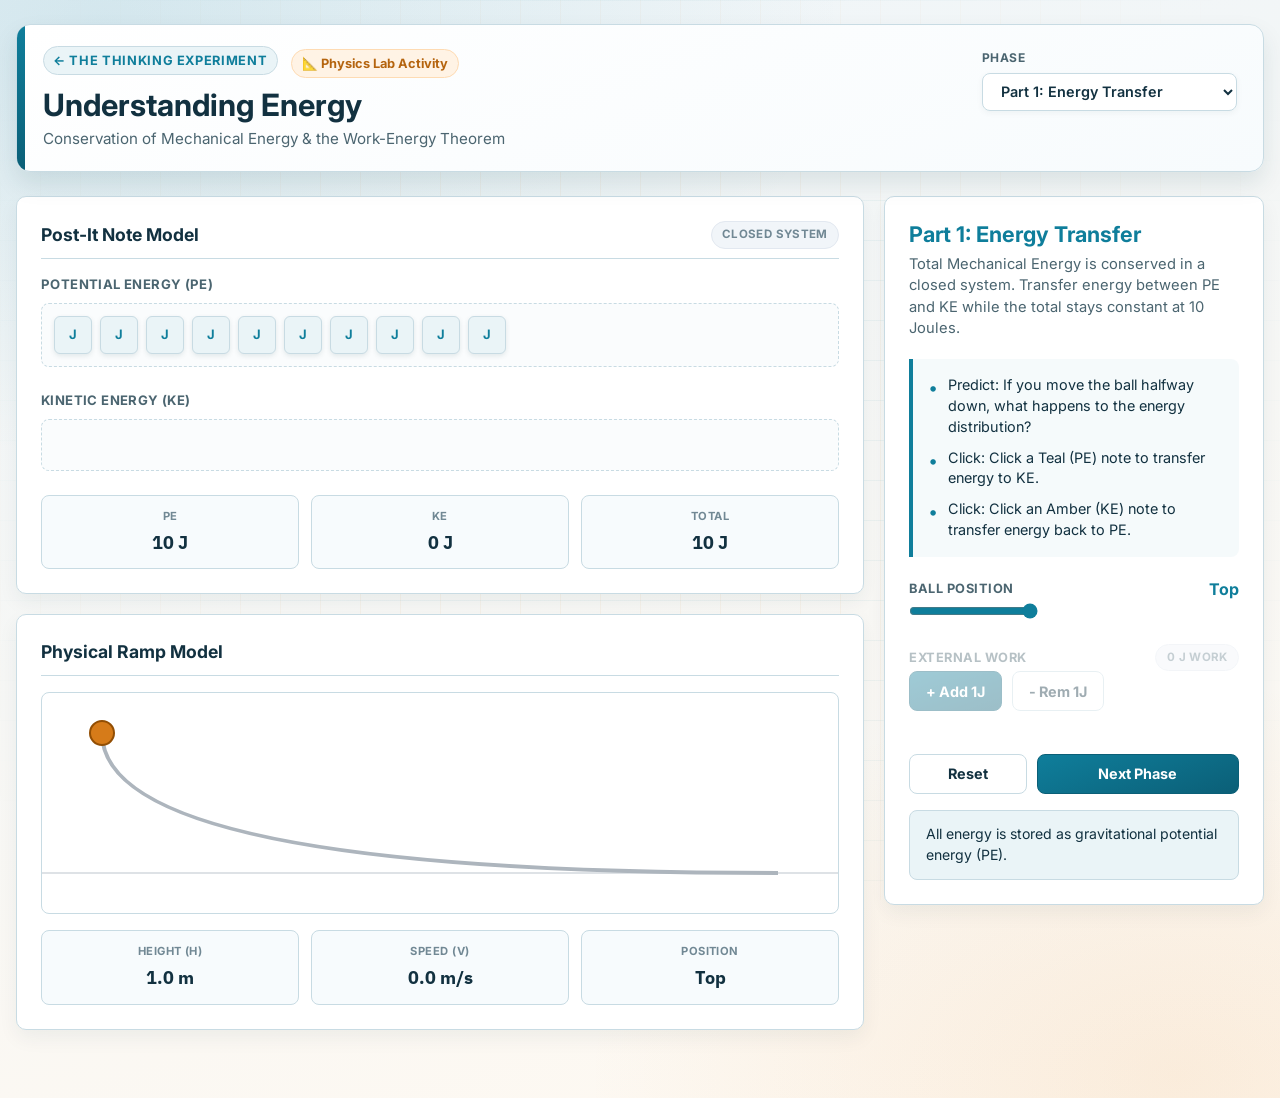
<file: index.html>
<!DOCTYPE html>
<html lang="en">
<head>
    <meta charset="UTF-8">
    <meta name="viewport" content="width=device-width, initial-scale=1.0">
    <title>Understanding Energy - The Thinking Experiment</title>
    <link rel="icon" type="image/png" href="favicon.png">
    <link rel="stylesheet" href="styles.css">
</head>
<body data-theme="light">
    <div class="bg-grid"></div>
    
    <div class="shell">
        <!-- ===== HERO ===== -->
        <header class="hero">
            <div class="hero-top-left">
                <div style="display: flex; align-items: center; flex-wrap: wrap; gap: 0.4rem; margin-bottom: 0.35rem;">
                    <a href="https://thinking-experiment-sims.github.io/interactive-physics/" class="brand-badge" title="Return to Physics Simulations Hub">← The Thinking Experiment</a>
                    <span class="lab-badge">📐 Physics Lab Activity</span>
                </div>
                <h1>Understanding Energy</h1>
                <p class="subtitle">Conservation of Mechanical Energy & the Work-Energy Theorem</p>
            </div>
            <div class="part-nav">
                <label>
                    PHASE
                    <select id="part-selector">
                        <option value="1">Part 1: Energy Transfer</option>
                        <option value="2">Part 2: Real Values</option>
                        <option value="3">Part 3: External Work</option>
                        <option value="4">Part 4: Putting It All Together</option>
                    </select>
                </label>
            </div>
        </header>

        <main class="app-layout">
            <!-- Left: Models -->
            <div class="models-column">
                <section class="panel">
                    <div class="panel-header">
                        <span class="panel-title">Post-It Note Model</span>
                        <span id="work-badge" class="work-badge none">Closed System</span>
                    </div>
                    
                    <div class="model-section">
                        <div class="side-label">Potential Energy (PE)</div>
                        <div class="notes-area" id="pe-notes"></div>
                    </div>

                    <div class="model-section">
                        <div class="side-label">Kinetic Energy (KE)</div>
                        <div class="notes-area" id="ke-notes"></div>
                    </div>

                    <div class="stats-grid">
                        <div class="stat-card">
                            <div class="stat-label">PE</div>
                            <div id="stat-pe" class="stat-value">0 J</div>
                        </div>
                        <div class="stat-card">
                            <div class="stat-label">KE</div>
                            <div id="stat-ke" class="stat-value">0 J</div>
                        </div>
                        <div class="stat-card">
                            <div class="stat-label">Total</div>
                            <div id="stat-tot" class="stat-value">0 J</div>
                        </div>
                    </div>
                </section>

                <section class="panel">
                    <div class="panel-header">
                        <span class="panel-title">Physical Ramp Model</span>
                    </div>
                    <div class="canvas-container">
                        <canvas id="ramp-canvas"></canvas>
                    </div>
                    <div class="stats-grid">
                        <div class="stat-card">
                            <div class="stat-label">Height (h)</div>
                            <div id="stat-h" class="stat-value">0.0 m</div>
                        </div>
                        <div class="stat-card">
                            <div class="stat-label">Speed (v)</div>
                            <div id="stat-v" class="stat-value">0.0 m/s</div>
                        </div>
                        <div class="stat-card">
                            <div class="stat-label">Position</div>
                            <div id="stat-pos" class="stat-value">Top</div>
                        </div>
                    </div>
                </section>
            </div>

            <!-- Right: Guide & Controls -->
            <div class="guide-column">
                <section class="panel guide-panel">
                    <h2 id="part-title">Part 1: Energy Transfer</h2>
                    <p id="part-desc" class="part-description">Total energy is conserved in a closed system; energy transfers between PE and KE.</p>
                    
                    <div class="task-box">
                        <ul id="task-list"></ul>
                    </div>

                    <div class="controls-section">
                        <div class="control-group">
                            <div class="panel-header" style="border:0; margin-bottom:0; padding:0;">
                                <label>BALL POSITION</label>
                                <span id="pos-out" style="font-weight:700; color:var(--gold-500);">Top</span>
                            </div>
                            <input type="range" id="pos-slider" min="0" max="100" value="100">
                        </div>

                        <div class="control-group" id="work-control">
                            <div class="panel-header" style="border:0; margin-bottom:0; padding:0;">
                                <label>EXTERNAL WORK</label>
                                <span id="work-total-display" class="work-badge none">0 J</span>
                            </div>
                            <div class="button-row">
                                <button id="btn-add-work" class="btn btn-primary">+ Add 1J</button>
                                <button id="btn-rem-work" class="btn btn-secondary">- Rem 1J</button>
                            </div>
                        </div>

                        <div class="button-row" style="margin-top:1.5rem;">
                            <button id="btn-reset" class="btn btn-secondary" style="flex:1;">Reset</button>
                            <button id="btn-next" class="btn btn-primary" style="flex:2;">Next Phase</button>
                        </div>
                    </div>

                    <div id="annotation" class="annotation-box"></div>
                </section>

                <div id="formula-bar" class="panel" style="margin-top:1rem; padding:0.8rem; display:none; flex-wrap:wrap; gap:0.5rem; justify-content:center;">
                    <span class="work-badge" style="background:#f1f3f5; color:var(--text-300);">PE = mgh</span>
                    <span class="work-badge" style="background:#f1f3f5; color:var(--text-300);">KE = ½mv²</span>
                </div>
            </div>
        </main>
    </div>

    <script src="script.js"></script>
</body>
</html>
</file>
<file: styles.css>
@import url("https://fonts.googleapis.com/css2?family=Inter:wght@400;500;600;700;800&family=IBM+Plex+Sans:wght@400;500;600;700&display=swap");

:root {
    --primary-teal: #0f7e9b;
    --primary-teal-dark: #0b5f77;
    --primary-teal-light: #eaf4f7;
    --primary-teal-border: #c8dbe3;

    --accent-amber: #d67b19;
    --accent-amber-dark: #b5640e;
    --accent-amber-light: #fff3e5;
    --accent-amber-border: #fedbb3;

    --bg-950: #ffffff;
    --bg-900: #f7fbfd;
    --bg-800: #eef5f9;
    --text-100: #123140;
    --text-300: #4b6570;
    --text-500: #718894;
    
    --gold-500: #0f7e9b; /* aliased to brand teal */
    --gold-400: #0b5f77;
    --gold-300: #c8dbe3;
    
    --pe-color-text: var(--primary-teal);
    --ke-color-text: var(--accent-amber);
    
    --surface: #ffffff;
    --border: #c8dbe3;
    --shadow-lg: 0 12px 24px rgba(12, 54, 68, 0.10);
    
    --radius-lg: 14px;
    --radius-md: 10px;
}

* {
    box-sizing: border-box;
    margin: 0;
    padding: 0;
}

body {
    font-family: "Inter", "IBM Plex Sans", -apple-system, BlinkMacSystemFont, "Segoe UI", Roboto, sans-serif;
    color: var(--text-100);
    background:
        radial-gradient(1200px 700px at 8% 2%, rgba(15, 126, 155, 0.12), transparent 62%),
        radial-gradient(900px 600px at 92% 98%, rgba(214, 123, 25, 0.10), transparent 66%),
        linear-gradient(165deg, #eef5f9, #fff9f1);
    line-height: 1.5;
    min-height: 100vh;
    -webkit-font-smoothing: antialiased;
}

.bg-grid {
    position: fixed;
    inset: 0;
    z-index: -1;
    background-image:
        linear-gradient(rgba(15, 126, 155, 0.05) 1px, transparent 1px),
        linear-gradient(90deg, rgba(214, 123, 25, 0.05) 1px, transparent 1px);
    background-size: 40px 40px;
    mask-image: radial-gradient(circle at center, black 40%, transparent 95%);
}

.shell {
    width: min(1400px, calc(100% - 2rem));
    margin-inline: auto;
    padding: 1.5rem 0 3rem;
}

/* ===== HERO HEADER (The Thinking Experiment Standard) ===== */
.hero {
    border: 1px solid var(--border);
    border-radius: var(--radius-lg);
    padding: 1.3rem 1.6rem;
    background: linear-gradient(160deg, #ffffff, #f7fbfd);
    box-shadow: var(--shadow-lg);
    margin-bottom: 1.5rem;
    display: flex;
    justify-content: space-between;
    align-items: flex-start;
    position: relative;
    overflow: hidden;
    gap: 1.5rem;
    flex-wrap: wrap;
}

.hero::before {
    content: "";
    position: absolute;
    inset: 0 auto 0 0;
    width: 8px;
    background: linear-gradient(180deg, var(--primary-teal), var(--primary-teal-dark));
    border-radius: var(--radius-lg) 0 0 var(--radius-lg);
}

.hero-top-left {
    flex: 1 1 auto;
    min-width: 0;
}

.brand-badge {
    display: inline-flex;
    align-items: center;
    gap: 0.4rem;
    font-size: 0.8rem;
    font-weight: 700;
    text-transform: uppercase;
    letter-spacing: 0.05em;
    color: var(--primary-teal);
    background: var(--primary-teal-light);
    padding: 0.25rem 0.6rem;
    border-radius: 999px;
    margin-bottom: 0.4rem;
    border: 1px solid var(--primary-teal-border);
    text-decoration: none;
    transition: all 0.15s ease;
}

.brand-badge:hover {
    background: #d4ecf4;
    color: var(--primary-teal-dark);
}

.lab-badge {
    display: inline-flex;
    align-items: center;
    gap: 0.35rem;
    font-size: 0.8rem;
    font-weight: 700;
    color: var(--accent-amber-dark);
    background: var(--accent-amber-light);
    border: 1px solid var(--accent-amber-border);
    padding: 0.25rem 0.65rem;
    border-radius: 999px;
    margin-left: 0.4rem;
}

h1 {
    font-family: "Inter", "IBM Plex Sans", -apple-system, sans-serif;
    font-size: clamp(1.6rem, 2.4vw, 2.2rem);
    font-weight: 700;
    color: var(--text-100);
    margin-top: 0.25rem;
    line-height: 1.15;
}

.subtitle {
    color: var(--text-300);
    font-size: 0.95rem;
    margin-top: 0.35rem;
    max-width: 85ch;
    line-height: 1.5;
}

.part-nav {
    display: flex;
    align-items: center;
    margin-top: 0.2rem;
}

.part-nav label {
    display: flex;
    flex-direction: column;
    gap: 0.35rem;
    font-size: 0.75rem;
    font-weight: 700;
    color: var(--text-300);
    letter-spacing: 0.05em;
    text-transform: uppercase;
}

.part-nav select {
    padding: 0.55rem 0.9rem;
    border-radius: 8px;
    border: 1px solid var(--border);
    background: #ffffff;
    color: var(--text-100);
    font-family: inherit;
    font-size: 0.9rem;
    font-weight: 600;
    cursor: pointer;
    box-shadow: 0 2px 6px rgba(12, 54, 68, 0.05);
    transition: all 0.15s ease;
}

.part-nav select:focus {
    outline: none;
    border-color: var(--primary-teal);
    box-shadow: 0 0 0 3px rgba(15, 126, 155, 0.15);
}

/* Simulation Grid */
.app-layout {
    display: grid;
    grid-template-columns: 1fr 380px;
    gap: 1.25rem;
}

@media (max-width: 1024px) {
    .app-layout {
        grid-template-columns: 1fr;
    }
}

.panel {
    border: 1px solid var(--border);
    border-radius: var(--radius-md);
    background: var(--surface);
    padding: 1.5rem;
    box-shadow: 0 8px 20px rgba(12, 54, 68, 0.06);
    margin-bottom: 1.25rem;
}

.panel-header {
    display: flex;
    justify-content: space-between;
    align-items: center;
    margin-bottom: 1rem;
    border-bottom: 1px solid var(--border);
    padding-bottom: 0.6rem;
}

.panel-title {
    font-family: "Inter", "IBM Plex Sans", sans-serif;
    font-size: 1.1rem;
    font-weight: 700;
    color: var(--text-100);
}

/* Model Styles */
.model-section {
    margin-bottom: 1.5rem;
}

.side-label {
    font-size: 0.82rem;
    font-weight: 700;
    margin-bottom: 0.5rem;
    color: var(--text-300);
    text-transform: uppercase;
    letter-spacing: 0.03em;
}

.notes-area {
    display: flex;
    flex-wrap: wrap;
    gap: 8px;
    min-height: 52px;
    padding: 12px;
    background: rgba(15, 126, 155, 0.02);
    border: 1px dashed var(--border);
    border-radius: 8px;
}

.note {
    width: 38px;
    height: 38px;
    border-radius: 6px;
    display: flex;
    align-items: center;
    justify-content: center;
    font-size: 13px;
    font-weight: 700;
    box-shadow: 0 2px 5px rgba(12, 54, 68, 0.1);
    transition: transform 0.18s ease, box-shadow 0.18s ease;
    cursor: pointer;
    user-select: none;
}

.note:hover {
    transform: translateY(-2px) scale(1.08);
    box-shadow: 0 4px 10px rgba(12, 54, 68, 0.18);
}

.note.pe {
    background: var(--primary-teal-light);
    color: var(--primary-teal);
    border: 1px solid var(--primary-teal-border);
}

.note.ke {
    background: var(--accent-amber-light);
    color: var(--accent-amber-dark);
    border: 1px solid var(--accent-amber-border);
}

/* Stats */
.stats-grid {
    display: grid;
    grid-template-columns: repeat(3, 1fr);
    gap: 0.75rem;
    margin-top: 1rem;
}

.stat-card {
    padding: 0.75rem 0.5rem;
    background: var(--bg-900);
    border: 1px solid var(--border);
    border-radius: 8px;
    text-align: center;
}

.stat-label {
    font-size: 0.7rem;
    font-weight: 700;
    text-transform: uppercase;
    letter-spacing: 0.04em;
    color: var(--text-500);
    margin-bottom: 0.25rem;
}

.stat-value {
    font-family: "IBM Plex Sans", "Inter", sans-serif;
    font-size: 1.15rem;
    font-weight: 700;
    color: var(--text-100);
}

/* Canvas Container */
.canvas-container {
    background: #ffffff;
    border-radius: 8px;
    border: 1px solid var(--border);
    margin-bottom: 1rem;
    overflow: hidden;
}

#ramp-canvas {
    width: 100%;
    height: 220px;
    display: block;
}

/* Guide Panel */
.guide-panel h2 {
    font-family: "Inter", "IBM Plex Sans", sans-serif;
    font-size: 1.35rem;
    font-weight: 700;
    color: var(--primary-teal);
    line-height: 1.25;
}

.part-description {
    color: var(--text-300);
    font-size: 0.92rem;
    margin-top: 0.35rem;
    line-height: 1.45;
}

.task-box {
    background: rgba(15, 126, 155, 0.04);
    border-left: 4px solid var(--primary-teal);
    border-radius: 0 8px 8px 0;
    padding: 1rem;
    margin: 1.25rem 0;
    font-size: 0.9rem;
}

.task-box ul {
    list-style: none;
}

.task-box li {
    margin-bottom: 0.6rem;
    padding-left: 1.2rem;
    position: relative;
    line-height: 1.45;
    color: var(--text-100);
}

.task-box li:last-child {
    margin-bottom: 0;
}

.task-box li::before {
    content: "•";
    position: absolute;
    left: 0;
    color: var(--primary-teal);
    font-weight: bold;
    font-size: 1.1rem;
}

/* Controls */
.controls-section {
    display: flex;
    flex-direction: column;
    gap: 1.2rem;
}

.control-group label {
    font-size: 0.8rem;
    font-weight: 700;
    text-transform: uppercase;
    letter-spacing: 0.04em;
    color: var(--text-300);
}

input[type=range] {
    accent-color: var(--primary-teal);
    cursor: pointer;
}

.btn {
    border: 1px solid var(--primary-teal-dark);
    border-radius: 8px;
    background: linear-gradient(160deg, var(--primary-teal), var(--primary-teal-dark));
    color: white;
    font-weight: 700;
    padding: 0.65rem 1rem;
    cursor: pointer;
    font-family: inherit;
    transition: all 0.15s ease;
    font-size: 0.9rem;
}

.btn:hover {
    filter: brightness(1.08);
    transform: translateY(-1px);
    box-shadow: 0 4px 12px rgba(15, 126, 155, 0.25);
}

.btn-primary {
    background: linear-gradient(160deg, var(--primary-teal), var(--primary-teal-dark));
    color: white;
    border: 1px solid var(--primary-teal-dark);
}

.btn-secondary {
    background: #ffffff;
    color: var(--text-100);
    border: 1px solid var(--border);
    box-shadow: none;
}

.btn-secondary:hover {
    background: var(--primary-teal-light);
    color: var(--primary-teal-dark);
    border-color: var(--primary-teal);
}

.button-row {
    display: flex;
    gap: 0.6rem;
    align-items: center;
}

.button-actions {
    display: flex;
    gap: 0.5rem;
}

.work-badge {
    padding: 0.25rem 0.65rem;
    border-radius: 999px;
    font-size: 0.72rem;
    font-weight: 700;
    letter-spacing: 0.03em;
    text-transform: uppercase;
}

.work-badge.pos {
    background: var(--primary-teal-light);
    color: var(--primary-teal-dark);
    border: 1px solid var(--primary-teal-border);
}

.work-badge.neg {
    background: #fef2f2;
    color: #b91c1c;
    border: 1px solid #fecaca;
}

.work-badge.none {
    background: #f1f5f9;
    color: var(--text-500);
    border: 1px solid #e2e8f0;
}

.annotation-box {
    margin-top: 1rem;
    padding: 0.85rem 1rem;
    background: var(--primary-teal-light);
    border: 1px solid var(--primary-teal-border);
    border-radius: 8px;
    font-size: 0.88rem;
    color: var(--text-100);
    font-style: normal;
    line-height: 1.45;
}
</file>
